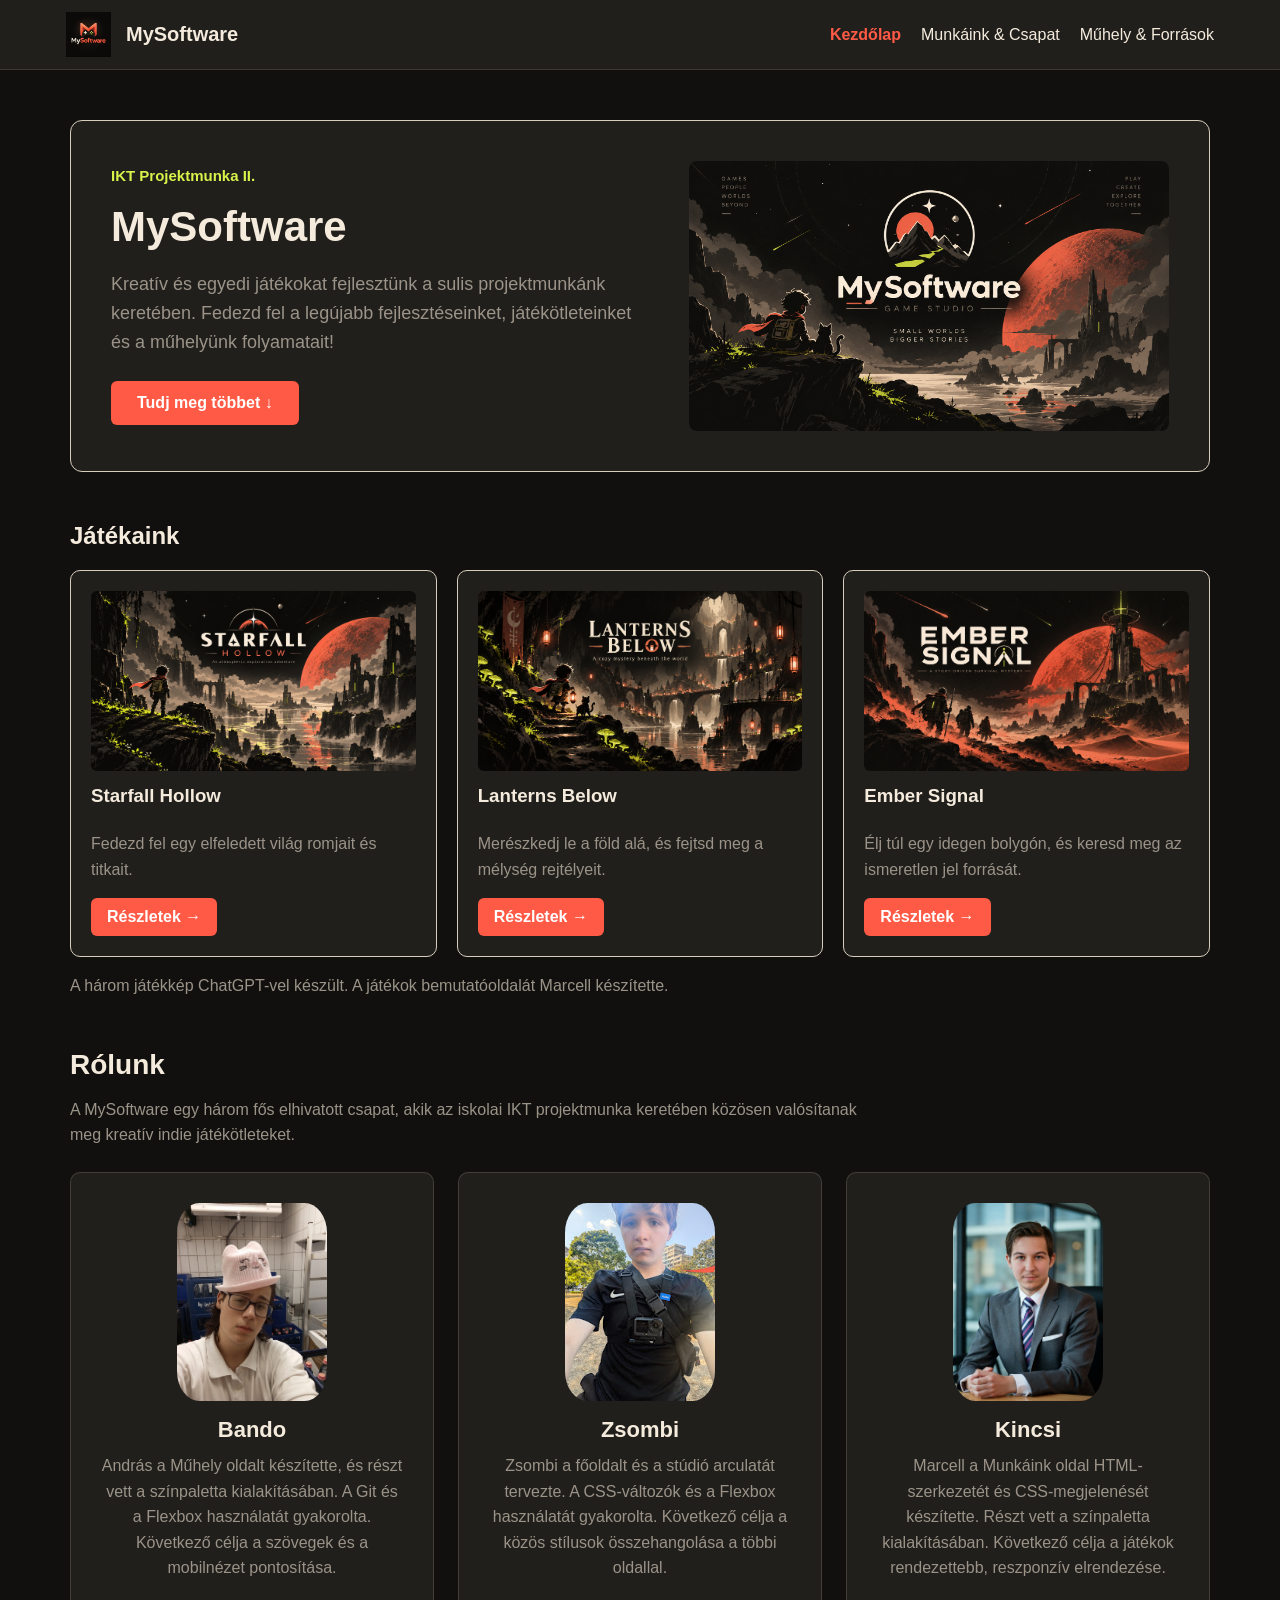
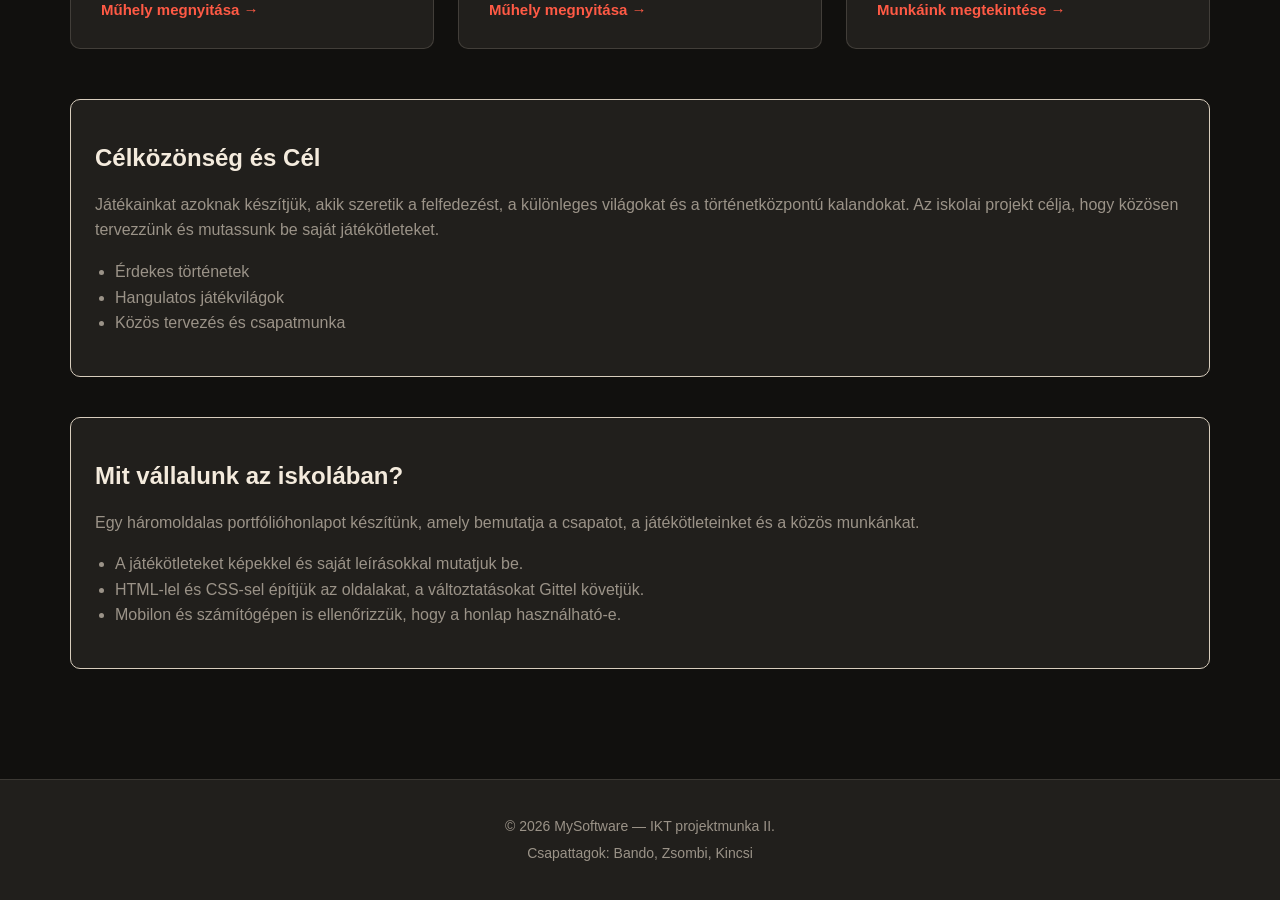
<file: src/html/index.html>
<!DOCTYPE html>
<html lang="hu">
<head>
    <meta charset="UTF-8">
    <meta name="viewport" content="width=device-width, initial-scale=1.0">
    <title>MySoftware - Kezdőlap</title>
    <link rel="stylesheet" href="../css/style.css">
    <link rel="stylesheet" href="../css/index.css">
</head>
<body>

    <header class="site-header">
        <nav>
            <div class="logo">
                <a href="index.html">
                    <img src="../images/logo.png" alt="MySoftware logó" height="45">
                    <h1>MySoftware</h1>
                </a>
            </div>

            <ul>
                <li><a href="index.html" class="active">Kezdőlap</a></li>
                <li><a href="tema.html">Munkáink &amp; Csapat</a></li>
                <li><a href="muhely.html">Műhely &amp; Források</a></li>
            </ul>
        </nav>
    </header>

    <main>
        <div class="hero-banner">
            <div class="hero-text">
                <span class="hero-tag">IKT Projektmunka II.</span>
                <h2>MySoftware</h2>
                <p>
                    Kreatív és egyedi játékokat fejlesztünk a sulis projektmunkánk keretében.
                    Fedezd fel a legújabb fejlesztéseinket, játékötleteinket és a műhelyünk folyamatait!
                </p>
                <a href="#bemutatkozas" class="hero-btn">Tudj meg többet &darr;</a>
            </div>
            <img src="../images/herobanner.png" alt="MySoftware banner">
        </div>
        <section id="jatekok" class="games-section">
            <h2>Játékaink</h2>
            <div class="games-list">
                <article class="game-card">
                    <img src="../images/starfall-hollow.png" alt="Starfall Hollow játék képe">
                    <h3>Starfall Hollow</h3>
                    <p>Fedezd fel egy elfeledett világ romjait és titkait.</p>
                    <a href="tema.html" class="games-link">Részletek &rarr;</a>
                </article>
                <article class="game-card">
                    <img src="../images/lanterns-below.png" alt="Lanterns Below játék képe">
                    <h3>Lanterns Below</h3>
                    <p>Merészkedj le a föld alá, és fejtsd meg a mélység rejtélyeit.</p>
                    <a href="tema.html" class="games-link">Részletek &rarr;</a>
                </article>
                <article class="game-card">
                    <img src="../images/ember-signal.png" alt="Ember Signal játék képe">
                    <h3>Ember Signal</h3>
                    <p>Élj túl egy idegen bolygón, és keresd meg az ismeretlen jel forrását.</p>
                    <a href="tema.html" class="games-link">Részletek &rarr;</a>
                </article>
            </div>
            <p>A három játékkép ChatGPT-vel készült. A játékok bemutatóoldalát Marcell készítette.</p>
        </section>
        <section id="bemutatkozas" class="about-section">
            <div class="section-header">
                <h2>Rólunk</h2>
                <p>
                    A MySoftware egy három fős elhivatott csapat, akik az iskolai IKT projektmunka keretében közösen valósítanak meg kreatív indie játékötleteket.
                </p>
            </div>

            <div class="cards-grid">
                <article class="card">
                    <div class="card-content">
                        <img src="../images/bando.png" alt="Bando profilképe" class="profile-image">
                        <h3>Bando</h3>
                        <p>
                            András a Műhely oldalt készítette, és részt vett a színpaletta kialakításában.
                            A Git és a Flexbox használatát gyakorolta.
                            Következő célja a szövegek és a mobilnézet pontosítása.
                        </p>
                    </div>
                    <a href="muhely.html" class="card-link">Műhely megnyitása &rarr;</a>
                </article>

                <article class="card">
                    <div class="card-content">
                        <img src="../images/zsombi.png" alt="Zsombi profilképe" class="profile-image">
                        <h3>Zsombi</h3>
                        <p>
                            Zsombi a főoldalt és a stúdió arculatát tervezte.
                            A CSS-változók és a Flexbox használatát gyakorolta.
                            Következő célja a közös stílusok összehangolása a többi oldallal.
                        </p>
                    </div>
                    <a href="muhely.html" class="card-link">Műhely megnyitása &rarr;</a>
                </article>

                <article class="card">
                    <div class="card-content">
                        <img src="../images/marcel.png" alt="Kincsi profilképe" class="profile-image">
                        <h3>Kincsi</h3>
                        <p>
                            Marcell a Munkáink oldal HTML-szerkezetét és CSS-megjelenését készítette.
                            Részt vett a színpaletta kialakításában. Következő célja a játékok rendezettebb, reszponzív elrendezése.
                        </p>
                    </div>
                    <a href="tema.html" class="card-link">Munkáink megtekintése &rarr;</a>
                </article>
            </div>
        </section>

        <section id="celkozonseg">
            <h2>Célközönség és Cél</h2>
            <p>
                Játékainkat azoknak készítjük, akik szeretik a felfedezést, a különleges világokat és a történetközpontú kalandokat.
                Az iskolai projekt célja, hogy közösen tervezzünk és mutassunk be saját játékötleteket.
            </p>
            <ul>
                <li>Érdekes történetek</li>
                <li>Hangulatos játékvilágok</li>
                <li>Közös tervezés és csapatmunka</li>
            </ul>
        </section>

        <section id="szolgaltatasok">
            <h2>Mit vállalunk az iskolában?</h2>
            <p>
                Egy háromoldalas portfólióhonlapot készítünk, amely bemutatja a csapatot, a játékötleteinket és a közös munkánkat.
            </p>
            <ul>
                <li>A játékötleteket képekkel és saját leírásokkal mutatjuk be.</li>
                <li>HTML-lel és CSS-sel építjük az oldalakat, a változtatásokat Gittel követjük.</li>
                <li>Mobilon és számítógépen is ellenőrizzük, hogy a honlap használható-e.</li>
            </ul>
        </section>
    </main>

    <footer>
        <p>&copy; 2026 MySoftware — IKT projektmunka II.</p>
        <p>Csapattagok: Bando, Zsombi, Kincsi</p>
    </footer>

</body>
</html>
</file>
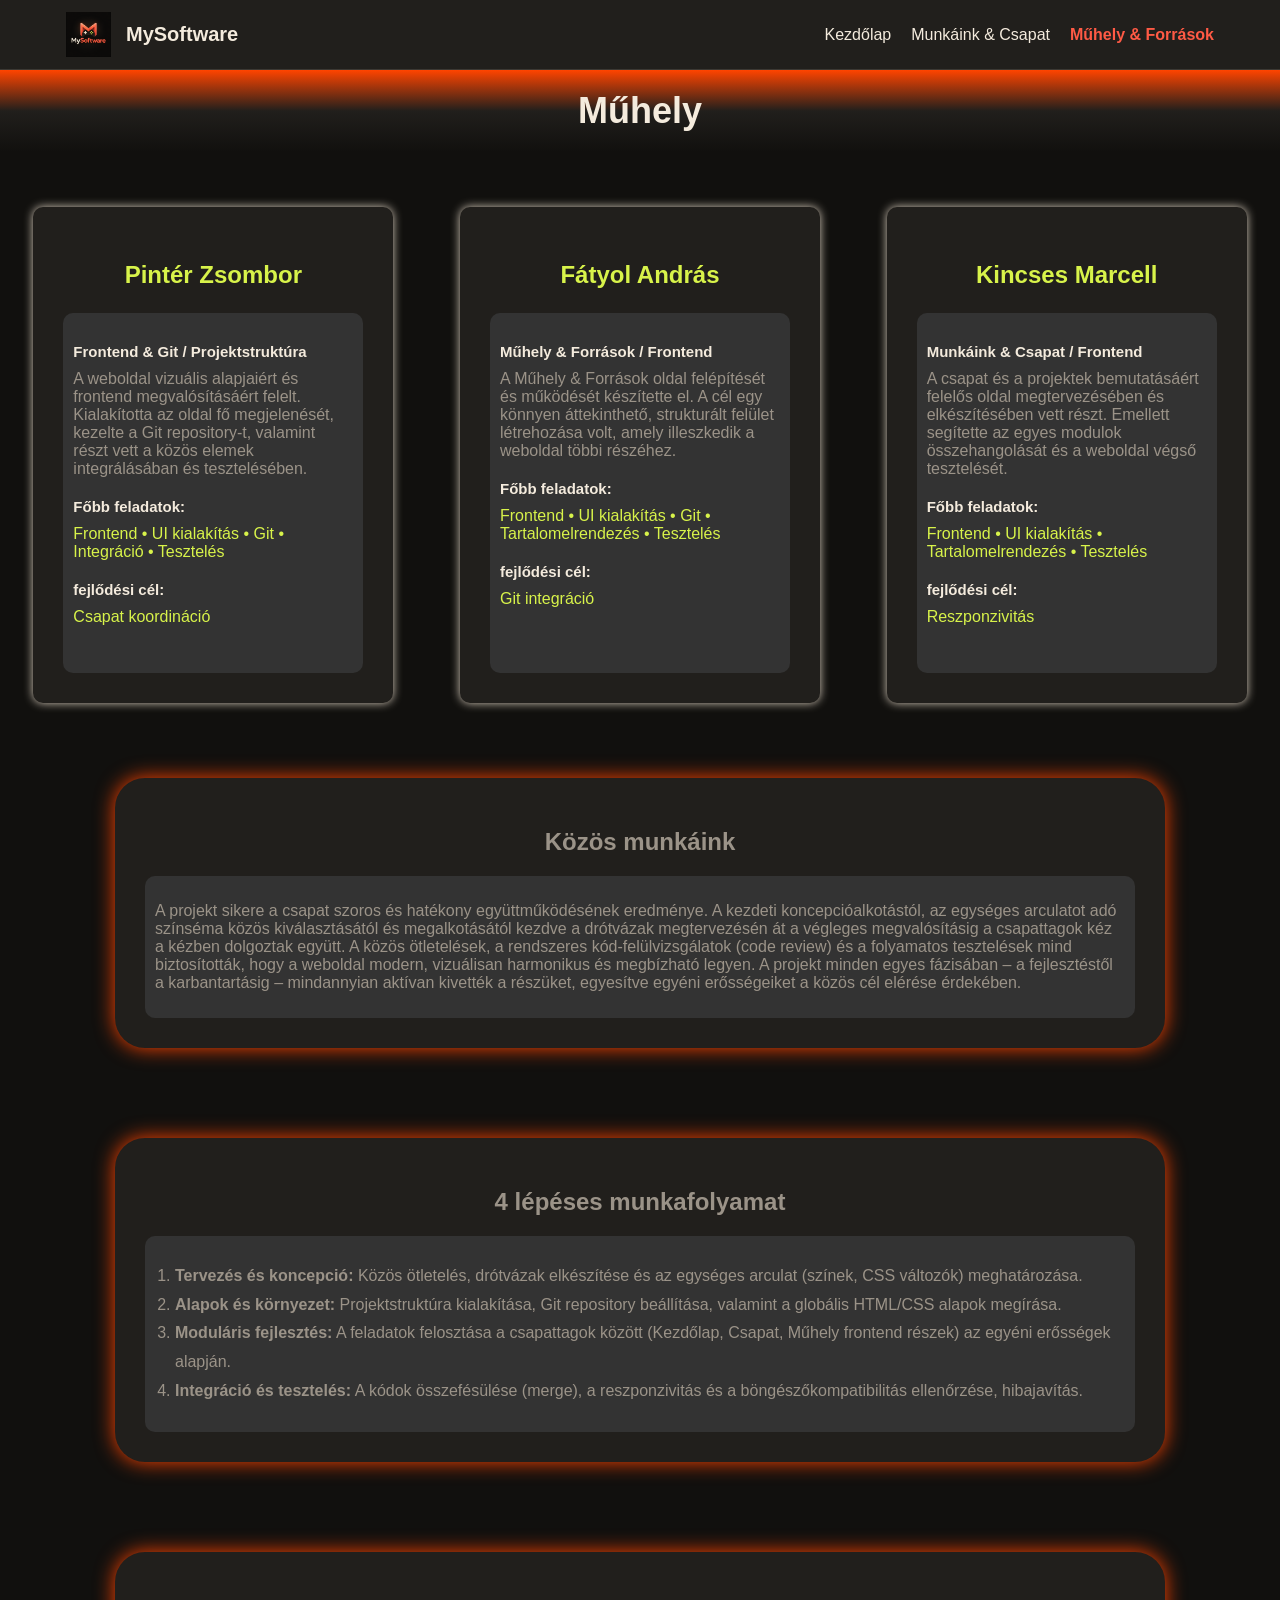
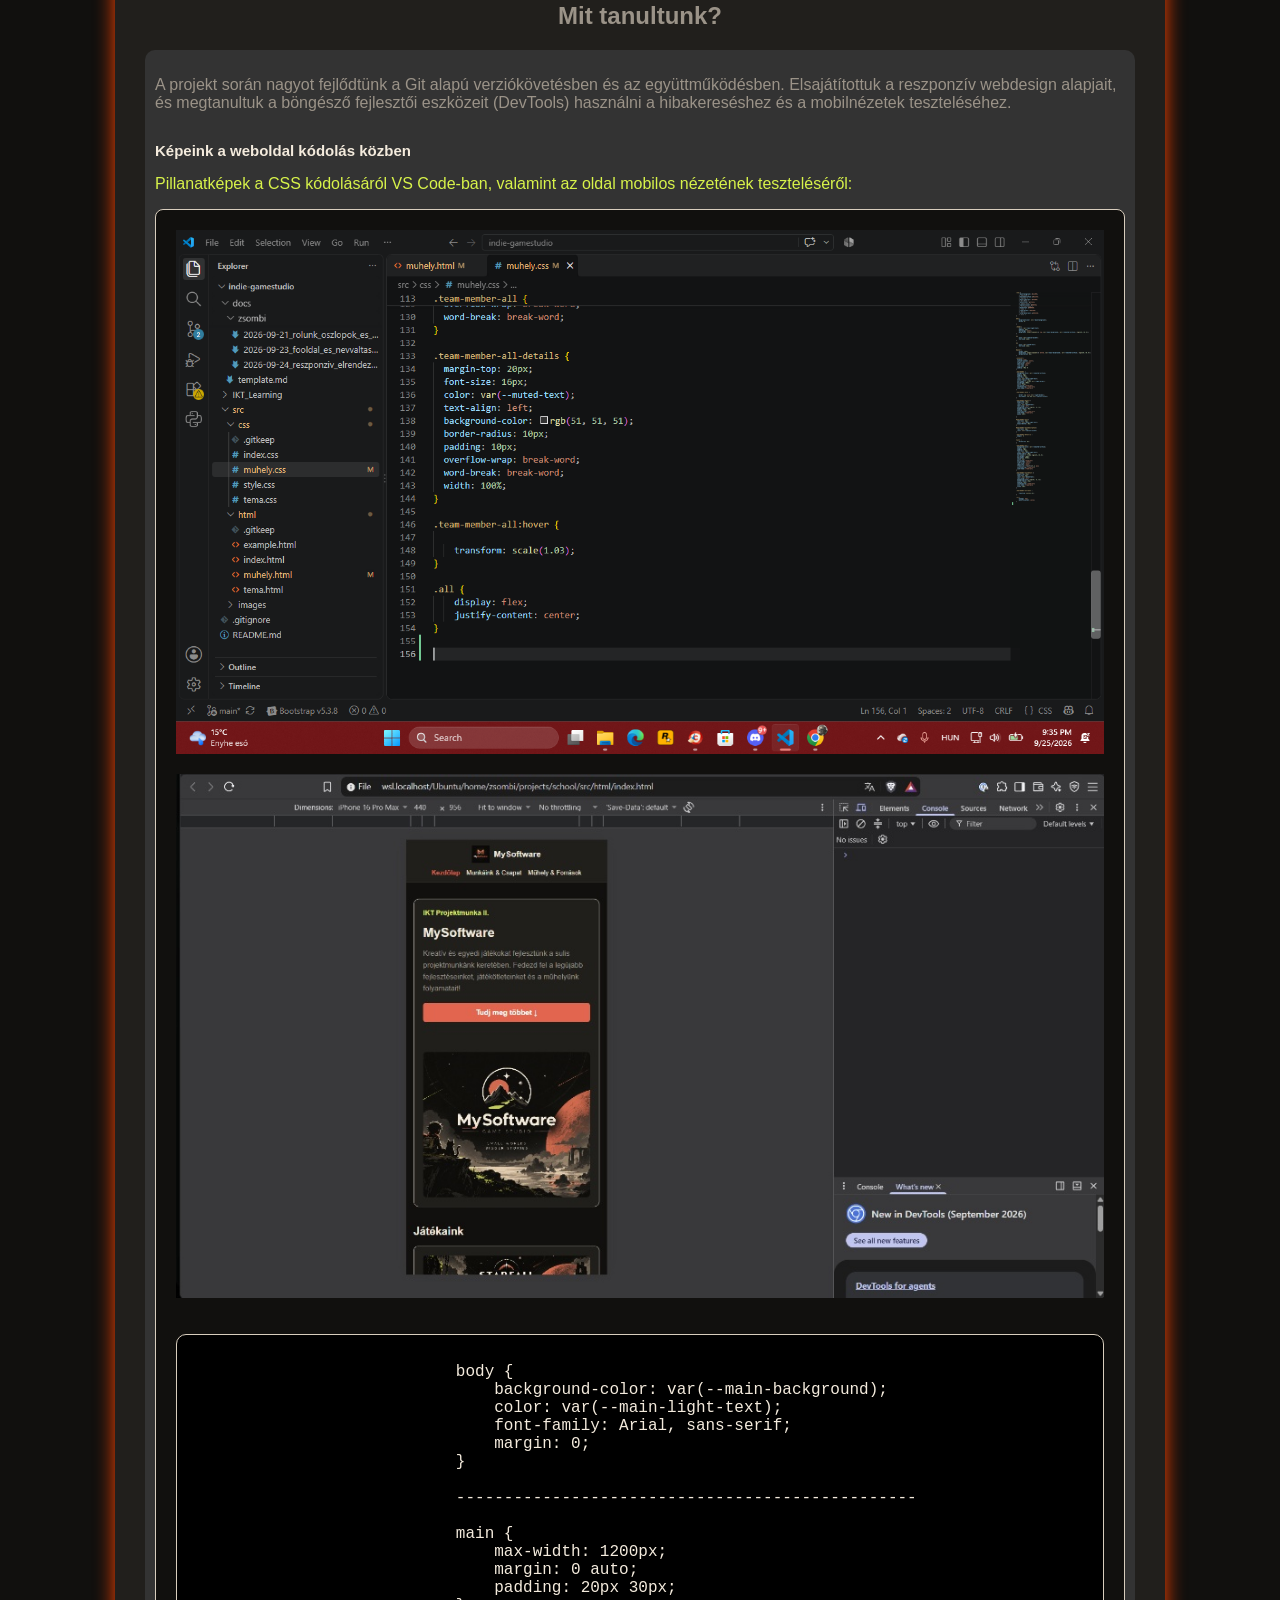
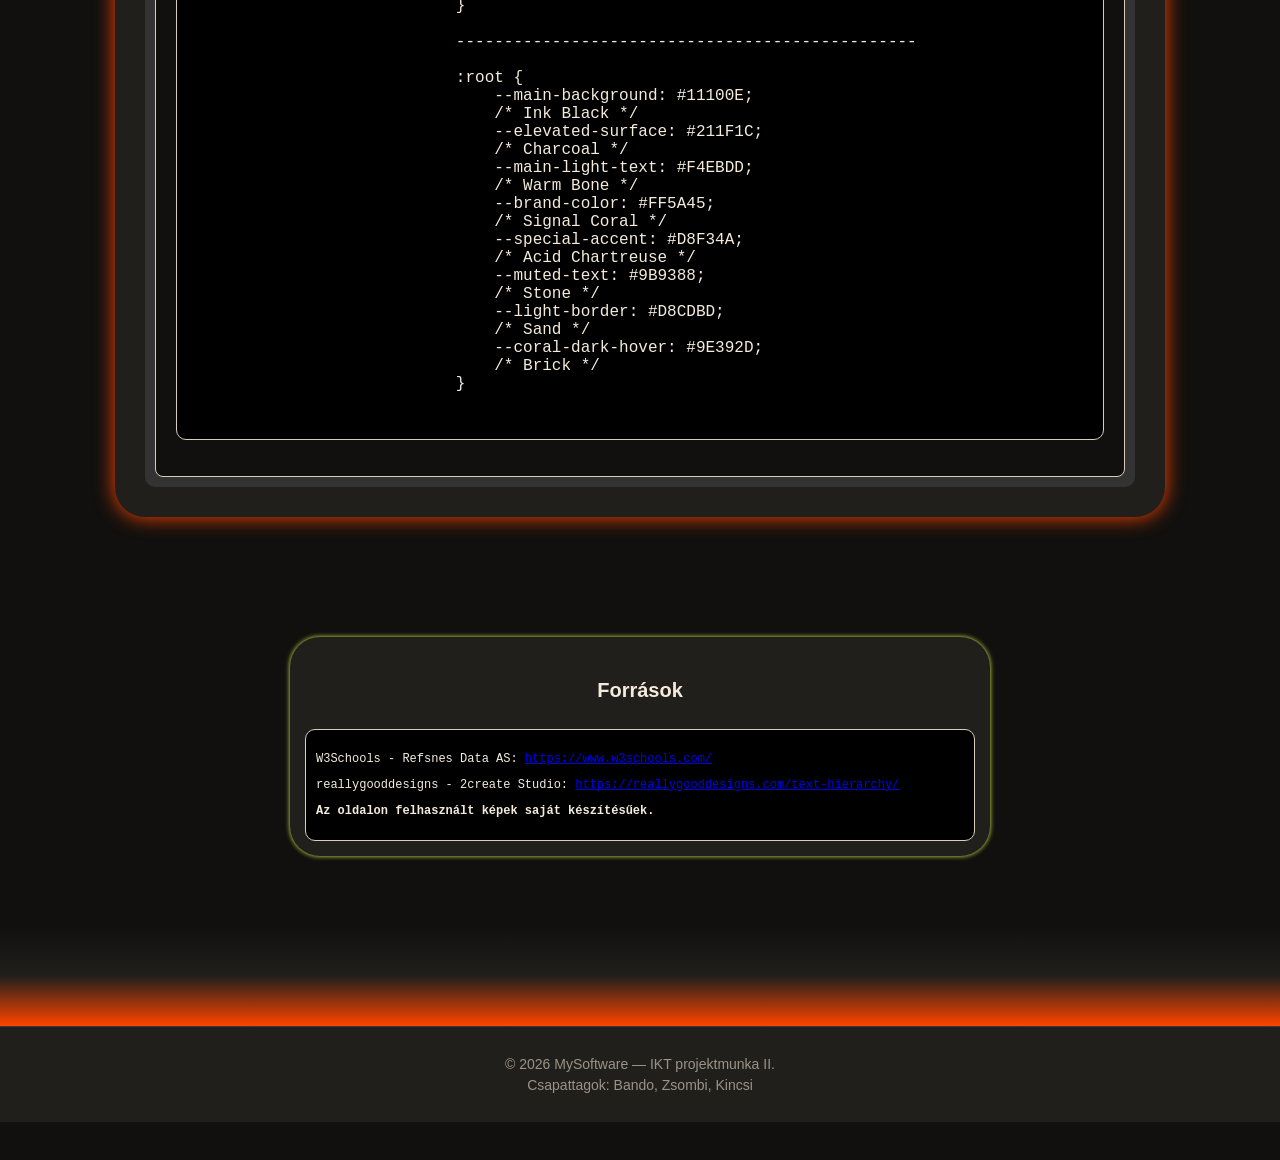
<file: src/html/muhely.html>
<!DOCTYPE html>
<html lang="hu">

<head>
    <meta charset="UTF-8">
    <meta name="viewport" content="width=device-width, initial-scale=1.0">
    <title>MySoftware - Műhely és Források</title>
    <link rel="stylesheet" href="../css/muhely.css">
    <link rel="stylesheet" href="../css/style.css">
</head>

<body>
    <header class="site-header">
        <nav>
            <div class="logo">
                <a href="index.html">
                    <img src="../images/logo.png" alt="MySoftware logó" height="45">
                    <h1>MySoftware</h1>
                </a>
            </div>

            <ul>
                <li><a href="index.html">Kezdőlap</a></li>
                <li><a href="tema.html">Munkáink &amp; Csapat</a></li>
                <li><a href="muhely.html" class="active">Műhely &amp; Források</a></li>
            </ul>
        </nav>
    </header>

    <main class="mhely-main">
    <header class="header">
        <h1>Műhely</h1>
    </header>
    <div class="container">
        <div class="team-member">
            <header>
                <h3>Pintér Zsombor</h3>
            </header>
            <div class="team-member-details">
                <h4 class="team-member-task">Frontend & Git / Projektstruktúra</h4>
                <p>A weboldal vizuális alapjaiért és frontend megvalósításáért felelt. Kialakította az oldal fő
                    megjelenését, kezelte a Git repository-t, valamint részt vett a közös elemek integrálásában és
                    tesztelésében.
                </p>
                <h4 class="team-member-task">Főbb feladatok:</h4>
                <p class="team-member-task-description">Frontend • UI kialakítás • Git • Integráció • Tesztelés</p>
                <h4 class="team-member-task">fejlődési cél:</h4>
                <p class="team-member-task-description">Csapat koordináció</p>
            </div>
        </div>
        <div class="team-member">
            <header>
                <h3>Fátyol András</h3>
            </header>
            <div class="team-member-details">
                <h4 class="team-member-task">Műhely & Források / Frontend</h4>
                <p>A Műhely & Források oldal felépítését és működését készítette el. A cél egy könnyen áttekinthető,
                    strukturált felület létrehozása volt, amely illeszkedik a weboldal többi részéhez.
                </p>
                <h4 class="team-member-task">Főbb feladatok:</h4>
                <p class="team-member-task-description">Frontend • UI kialakítás • Git • Tartalomelrendezés • Tesztelés</p>
                <h4 class="team-member-task">fejlődési cél:</h4>
                <p class="team-member-task-description">Git integráció</p>
            </div>
        </div>
        <div class="team-member">
            <header>
                <h3>Kincses Marcell</h3>
            </header>
            <div class="team-member-details">
                <h4 class="team-member-task">Munkáink & Csapat / Frontend</h4>
                <p>A csapat és a projektek bemutatásáért felelős oldal megtervezésében és elkészítésében vett részt.
                    Emellett segítette az egyes modulok összehangolását és a weboldal végső tesztelését.
                </p>
                <h4 class="team-member-task">Főbb feladatok:</h4>
                <p class="team-member-task-description">Frontend • UI kialakítás • Tartalomelrendezés • Tesztelés</p>
                <h4 class="team-member-task">fejlődési cél:</h4>
                <p class="team-member-task-description">Reszponzivitás</p>
            </div>


        </div>
    </div>
    <div class="all">
        <div class="team-member-all">
            <header>
                <h2>Közös munkáink</h2>
            </header>
            <div class="team-member-all-details">
                <p>A projekt sikere a csapat szoros és hatékony együttműködésének eredménye. A kezdeti
                    koncepcióalkotástól, az egységes arculatot adó színséma közös kiválasztásától és megalkotásától
                    kezdve a drótvázak megtervezésén át a végleges megvalósításig a csapattagok kéz a kézben dolgoztak
                    együtt. A közös ötletelések, a rendszeres kód-felülvizsgálatok (code review) és a folyamatos
                    tesztelések mind biztosították, hogy a weboldal modern, vizuálisan harmonikus és megbízható legyen.
                    A projekt minden egyes fázisában – a fejlesztéstől a karbantartásig – mindannyian aktívan kivették a
                    részüket, egyesítve egyéni erősségeiket a közös cél elérése érdekében.
                </p>
            </div>
        </div>
    </div>

    <div class="all">
        <div class="team-member-all">
            <header>
                <h2>4 lépéses munkafolyamat</h2>
            </header>
            <div class="team-member-all-details">
                <ol style="padding-left: 20px; line-height: 1.8;">
                    <li><strong> Tervezés és koncepció:</strong> Közös ötletelés, drótvázak elkészítése és az egységes
                        arculat (színek, CSS változók) meghatározása.</li>
                    <li><strong> Alapok és környezet:</strong> Projektstruktúra kialakítása, Git repository
                        beállítása, valamint a globális HTML/CSS alapok megírása.</li>
                    <li><strong> Moduláris fejlesztés:</strong> A feladatok felosztása a csapattagok között (Kezdőlap,
                        Csapat, Műhely frontend részek) az egyéni erősségek alapján.</li>
                    <li><strong> Integráció és tesztelés:</strong> A kódok összefésülése (merge), a reszponzivitás és
                        a böngészőkompatibilitás ellenőrzése, hibajavítás.</li>
                </ol>
            </div>
        </div>
    </div>

    <div class="all">
        <div class="team-member-all">
            <header>
                <h2>Mit tanultunk?</h2>
            </header>
            <div class="team-member-all-details">
                <p>A projekt során nagyot fejlődtünk a Git alapú verziókövetésben és az együttműködésben. Elsajátítottuk a reszponzív webdesign alapjait, és megtanultuk a böngésző fejlesztői eszközeit (DevTools) használni a hibakereséshez és a mobilnézetek teszteléséhez.</p>

                <h4 class="team-member-task" style="margin-top: 30px;">Képeink a weboldal kódolás közben</h4>
                <p class="team-member-task-description">Pillanatképek a CSS kódolásáról VS Code-ban, valamint az oldal mobilos nézetének teszteléséről:</p>

                <div class="image-gallery-container">
                    <img  src="../images/kod1.png" alt="Kódolás VS Code környezetben">
                    
                    <img src="../images/kod2.png" alt="Reszponzív nézet tesztelése a böngészőben">
                    <pre class="code-block">
                        <code>
                            body {
                                background-color: var(--main-background);
                                color: var(--main-light-text);
                                font-family: Arial, sans-serif;
                                margin: 0;
                            }

                            ------------------------------------------------

                            main {
                                max-width: 1200px;
                                margin: 0 auto;
                                padding: 20px 30px;
                            }

                            ------------------------------------------------

                            :root {
                                --main-background: #11100E;
                                /* Ink Black */
                                --elevated-surface: #211F1C;
                                /* Charcoal */
                                --main-light-text: #F4EBDD;
                                /* Warm Bone */
                                --brand-color: #FF5A45;
                                /* Signal Coral */
                                --special-accent: #D8F34A;
                                /* Acid Chartreuse */
                                --muted-text: #9B9388;
                                /* Stone */
                                --light-border: #D8CDBD;
                                /* Sand */
                                --coral-dark-hover: #9E392D;
                                /* Brick */
                            }
                        </code>
                    </pre>
                </div>
            </div>
        </div>
    </div>
    <div class="all">
        <div class="sources" style="margin-top: 50px;">
            <h4>Források</h4>
            <div class="sources-details">
                <p>W3Schools - Refsnes Data AS: <a href="https://www.w3schools.com/" target="_blank">https://www.w3schools.com/</a></p>
                <p>reallygooddesigns - 2create Studio: <a href="https://reallygooddesigns.com/text-hierarchy/" target="_blank">https://reallygooddesigns.com/text-hierarchy/</a></p>
                <p><strong>Az oldalon felhasznált képek saját készítésűek.</strong></p>
            </div>
        </div>
    </div>
    </main>
    <div class="banner"></div>
    <footer>
        <p>&copy; 2026 MySoftware — IKT projektmunka II.</p>
        <p>Csapattagok: Bando, Zsombi, Kincsi</p>
    </footer>
</body>

</html>
</file>
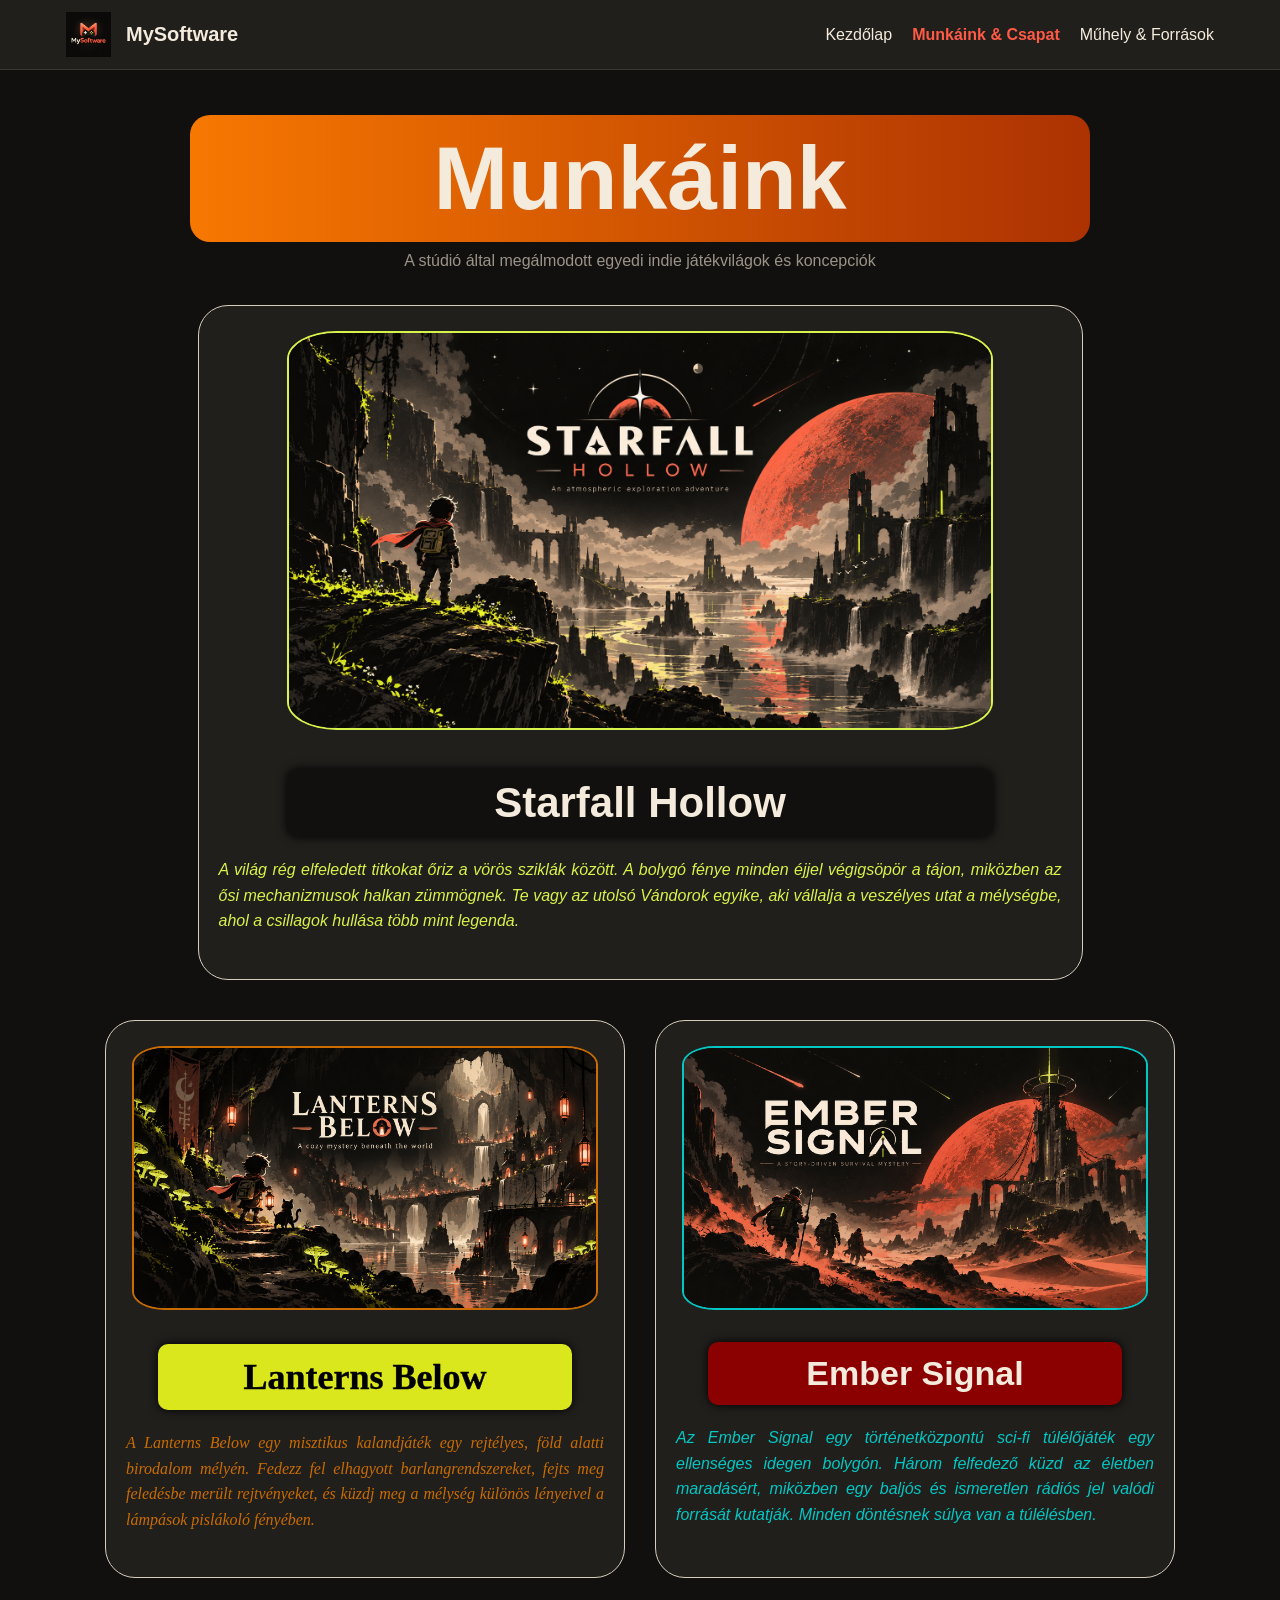
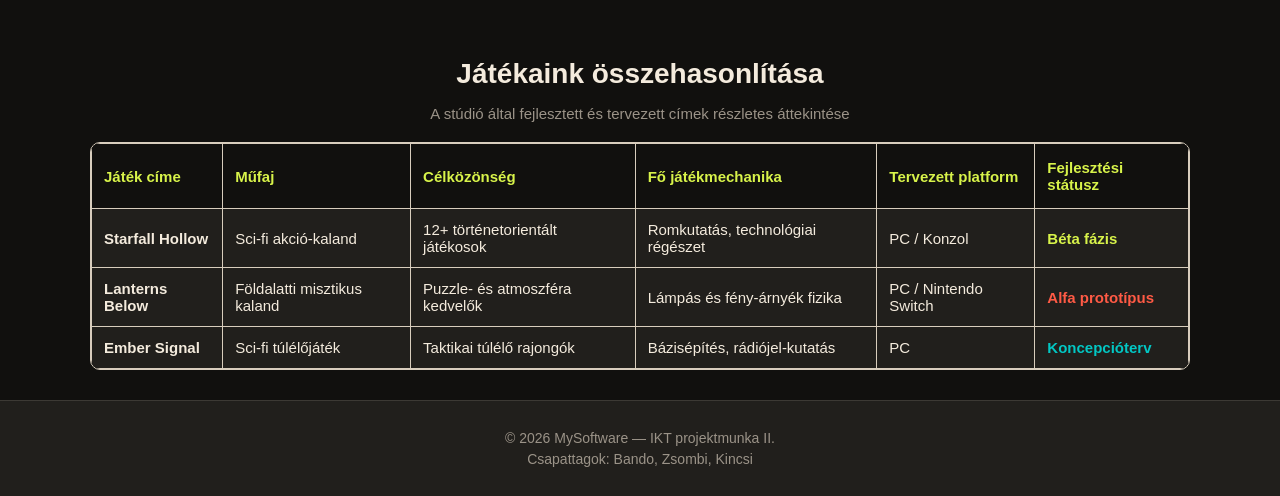
<file: src/html/tema.html>
<!DOCTYPE html>
<html lang="hu">

<head>
    <meta charset="UTF-8">
    <meta name="viewport" content="width=device-width, initial-scale=1.0">
    <title>MySoftware - Munkáink &amp; Csapat</title>
    <link rel="stylesheet" href="../css/style.css">
    <link rel="stylesheet" href="../css/tema.css">
</head>

<body>

    <header class="site-header">
        <nav>
            <div class="logo">
                <a href="index.html">
                    <img src="../images/logo.png" alt="MySoftware logó" height="45">
                    <h1>MySoftware</h1>
                </a>
            </div>

            <ul>
                <li><a href="index.html">Kezdőlap</a></li>
                <li><a href="tema.html" class="active">Munkáink &amp; Csapat</a></li>
                <li><a href="muhely.html">Műhely &amp; Források</a></li>
            </ul>
        </nav>
    </header>

    <main class="maincontainer">

        <header class="page-header">
            <h1>Munkáink</h1>
            <p class="page-subtitle">A stúdió által megálmodott egyedi indie játékvilágok és koncepciók</p>
        </header>

        <section class="firstcontainer">
            <article class="game featured-game">
                <img src="../images/starfall-hollow.png" alt="Starfall Hollow sci-fi kalandjáték látványterve" id="picture1">
                <h2 class="starfall">Starfall Hollow</h2>
                
                <p class="starfall_text">
                    A világ rég elfeledett titkokat őriz a vörös sziklák között. A bolygó fénye minden éjjel végigsöpör a tájon, miközben az ősi mechanizmusok halkan zümmögnek. Te vagy az utolsó Vándorok egyike, aki vállalja a veszélyes utat a mélységbe, ahol a csillagok hullása több mint legenda.
                </p>

            </article>
        </section>

        <section class="secondcontainer">
            <article class="game">
                <img src="../images/lanterns-below.png" alt="Lanterns Below földalatti barlangos kalandjáték látványterve" id="picture2">
                <h2 class="lantern">Lanterns Below</h2>
                
                <p class="lanterns_text">
                    A Lanterns Below egy misztikus kalandjáték egy rejtélyes, föld alatti birodalom mélyén. Fedezz fel elhagyott barlangrendszereket, fejts meg feledésbe merült rejtvényeket, és küzdj meg a mélység különös lényeivel a lámpások pislákoló fényében.
                </p>

            </article>

            <article class="game">
                <img src="../images/ember-signal.png" alt="Ember Signal idegen bolygón játszódó túlélőjáték látványterve" id="picture3">
                <h2 class="ember">Ember Signal</h2>
                
                <p class="ember_text">
                    Az Ember Signal egy történetközpontú sci-fi túlélőjáték egy ellenséges idegen bolygón. Három felfedező küzd az életben maradásért, miközben egy baljós és ismeretlen rádiós jel valódi forrását kutatják. Minden döntésnek súlya van a túlélésben.
                </p>

            </article>
        </section>

        <section class="comparison-section">
            <header class="comparison-header">
                <h2>Játékaink összehasonlítása</h2>
                <p>A stúdió által fejlesztett és tervezett címek részletes áttekintése</p>
            </header>

            <div class="table-container">
                <table class="games-table">
                    <thead>
                        <tr>
                            <th>Játék címe</th>
                            <th>Műfaj</th>
                            <th>Célközönség</th>
                            <th>Fő játékmechanika</th>
                            <th>Tervezett platform</th>
                            <th>Fejlesztési státusz</th>
                        </tr>
                    </thead>
                    <tbody>
                        <tr>
                            <td><strong>Starfall Hollow</strong></td>
                            <td>Sci-fi akció-kaland</td>
                            <td>12+ történetorientált játékosok</td>
                            <td>Romkutatás, technológiai régészet</td>
                            <td>PC / Konzol</td>
                            <td class="beta">Béta fázis</td>
                        </tr>
                        <tr>
                            <td><strong>Lanterns Below</strong></td>
                            <td>Földalatti misztikus kaland</td>
                            <td>Puzzle- és atmoszféra kedvelők</td>
                            <td>Lámpás és fény-árnyék fizika</td>
                            <td>PC / Nintendo Switch</td>
                            <td class="alpha">Alfa prototípus</td>
                        </tr>
                        <tr>
                            <td><strong>Ember Signal</strong></td>
                            <td>Sci-fi túlélőjáték</td>
                            <td>Taktikai túlélő rajongók</td>
                            <td>Bázisépítés, rádiójel-kutatás</td>
                            <td>PC</td>
                            <td class="concept">Koncepcióterv</td>
                        </tr>
                    </tbody>
                </table>
            </div>
        </section>

    </main>

    <footer>
        <p>&copy; 2026 MySoftware — IKT projektmunka II.</p>
        <p>Csapattagok: Bando, Zsombi, Kincsi</p>
    </footer>

</body>

</html>
</file>
<file: src/css/style.css>
:root {
    --main-background: #11100E;
    /* Ink Black */
    --elevated-surface: #211F1C;
    /* Charcoal */
    --main-light-text: #F4EBDD;
    /* Warm Bone */
    --brand-color: #FF5A45;
    /* Signal Coral */
    --special-accent: #D8F34A;
    /* Acid Chartreuse */
    --muted-text: #9B9388;
    /* Stone */
    --light-border: #D8CDBD;
    /* Sand */
    --coral-dark-hover: #9E392D;
    /* Brick */
}

* {
    box-sizing: border-box;
}

:focus-visible {
    outline: 2px solid var(--special-accent);
    outline-offset: 3px;
}

img {
    max-width: 100%;
    height: auto;
}

body {
    background-color: var(--main-background);
    color: var(--main-light-text);
    font-family: Arial, sans-serif;
    margin: 0;
    min-height: 100vh;
    display: flex;
    flex-direction: column;
}

header.site-header,
.site-header {
    background-color: var(--elevated-surface);
    border-bottom: 1px solid rgba(216, 205, 189, 0.15);
    width: 100% !important;
    max-width: 100% !important;
    margin: 0 !important;
    padding: 0 !important; /* '!important, hogy ne irja felül semmi se, amit helyileg meghatározhatja */
}

.site-header nav {
    display: flex;
    align-items: center;
    justify-content: space-between;
    padding: 12px 26px;
    max-width: 1200px;
    margin: 0 auto;
    width: 100%;
    box-sizing: border-box;
}

.site-header .logo {
    display: flex;
    align-items: center;
    gap: 15px;
}

.site-header .logo a {
    display: flex;
    align-items: center;
    gap: 15px;
    text-decoration: none;
    color: var(--main-light-text);
}

.site-header .logo img {
    height: 45px;
    width: auto;
    display: block;
}

.site-header .logo h1 {
    font-size: 125% !important;
    margin: 0 !important;
    padding: 0 !important;
    color: var(--main-light-text) !important;
    background: none !important;
    border-radius: 0 !important;
    font-family: inherit !important;
    line-height: normal !important;
    text-align: center !important;
}

.site-header nav ul {
    display: flex;
    list-style: none;
    gap: 20px;
    margin: 0;
    padding: 0;
}

.site-header nav a {
    color: var(--main-light-text);
    text-decoration: none;
    font-size: 16px;
    font-weight: 500;
    transition: color 0.2s ease;
}

.site-header nav a:hover {
    color: var(--brand-color);
}

.site-header nav a.active {
    color: var(--brand-color);
    font-weight: bold;
}


/* Több kisebb kijelzőn is normálisan legyen */

@media (max-width: 768px) {
    .site-header nav {
        flex-direction: column;
        justify-content: center;
        gap: 14px;
        padding: 14px 20px;
    }

    .site-header nav ul {
        flex-wrap: wrap;
        justify-content: center;
        gap: 12px 20px;
    }
}

@media (max-width: 480px) {
    .site-header nav {
        padding: 12px 14px;
        gap: 12px;
    }

    .site-header .logo a {
        gap: 10px;
    }

    .site-header .logo img {
        height: 38px;
    }

    .site-header .logo h1 {
        font-size: 1.15rem !important;
    }

    .site-header nav ul {
        gap: 8px 14px;
    }

    .site-header nav a {
        font-size: 14px;
    }
}

footer {
    background-color: var(--elevated-surface);
    border-top: 1px solid rgba(216, 205, 189, 0.15);
    padding: 24px 20px;
    text-align: center;
    margin-top: auto;
    width: 100%;
}

footer p {
    margin: 5px 0;
    font-size: 14px;
    color: var(--muted-text);
}
</file>
<file: src/css/index.css>
:root {
    --main-background: #11100E;
    /* Ink Black */
    --elevated-surface: #211F1C;
    /* Charcoal */
    --main-light-text: #F4EBDD;
    /* Warm Bone */
    --brand-color: #FF5A45;
    /* Signal Coral */
    --special-accent: #D8F34A;
    /* Acid Chartreuse */
    --muted-text: #9B9388;
    /* Stone */
    --light-border: #D8CDBD;
    /* Sand */
    --coral-dark-hover: #9E392D;
    /* Brick */
}

body {
    background-color: var(--main-background);
    color: var(--main-light-text);
    font-family: Arial, sans-serif;
    margin: 0;
}

main {
    max-width: 1200px;
    margin: 0 auto;
    padding: 20px 30px;
}

h1 {
    color: var(--main-light-text);
}

h2 {
    color: var(--main-light-text);
}

p {
    color: var(--muted-text);
    line-height: 1.6;
}

.hero-banner {
    display: flex;
    align-items: center;
    justify-content: space-between;
    gap: 40px;
    background-color: var(--elevated-surface);
    border: 1px solid var(--light-border);
    border-radius: 12px;
    padding: 40px;
    margin: 30px 0 50px 0;
}

.hero-text {
    flex: 1 1 300px;
    min-width: 0;
}

.hero-tag {
    display: inline-block;
    color: var(--special-accent);
    font-size: 15px;
    font-weight: bold;
    margin-bottom: 10px;
}

.hero-text h2 {
    font-size: 42px;
    line-height: 1.2;
    margin: 8px 0 16px 0;
}

.hero-text p {
    color: var(--muted-text);
    font-size: 18px;
    line-height: 1.6;
    margin-bottom: 25px;
}

.hero-btn {
    display: inline-block;
    background-color: var(--brand-color);
    color: white;
    padding: 13px 26px;
    border-radius: 6px;
    text-decoration: none;
    font-weight: bold;
    font-size: 16px;
}

.hero-btn:hover {
    background-color: var(--coral-dark-hover);
}

.hero-banner img {
    flex: 1 1 320px;
    width: 100%;
    max-width: 480px;
    height: auto;
    border-radius: 8px;
    display: block;
    object-fit: cover;
}

.games-section {
    margin-bottom: 50px;
}

.games-list {
    display: grid;
    grid-template-columns: repeat(auto-fit, minmax(260px, 1fr));
    gap: 20px;
}

.game-card {
    background-color: var(--elevated-surface);
    border: 1px solid var(--light-border);
    border-radius: 10px;
    padding: 20px;
    display: flex;
    flex-direction: column;
}

.game-card img {
    width: 100%;
    height: 180px;
    object-fit: cover;
    border-radius: 6px;
}

.game-card h3 {
    margin: 14px 0 8px 0;
}

.game-card p {
    flex-grow: 1;
    margin-bottom: 16px;
}

.games-link {
    align-self: flex-start;
    display: inline-block;
    background-color: var(--brand-color);
    color: white;
    padding: 10px 16px;
    border-radius: 6px;
    font-weight: bold;
    text-decoration: none;
    transition: background-color 0.2s ease;
}

.games-link:hover {
    background-color: var(--coral-dark-hover);
}

.about-section {
    margin-bottom: 50px;
}

.section-header {
    margin-bottom: 24px;
}

.section-header h2 {
    font-size: 28px;
    margin-bottom: 10px;
}

.section-header p {
    font-size: 16px;
    max-width: 800px;
}

.cards-grid {
    display: grid;
    grid-template-columns: repeat(auto-fit, minmax(260px, 1fr));
    gap: 24px;
}

.card {
    background-color: var(--elevated-surface);
    border: 1px solid rgba(216, 205, 189, 0.18);
    border-radius: 10px;
    padding: 30px;
    display: flex;
    flex-direction: column;
    justify-content: space-between;
    text-align: center;
}

.card:hover {
    transform: translateY(-4px);
    border-color: var(--light-border);
}


.card h3 {
    font-size: 22px;
    color: var(--main-light-text);
    margin: 16px 0 10px 0;
}

.card p {
    color: var(--muted-text);
    font-size: 16px;
    line-height: 1.6;
    margin: 0 0 20px 0;
    flex-grow: 1;
}

.card-link {
    color: var(--brand-color);
    font-weight: bold;
    text-decoration: none;
    display: inline-flex;
    align-items: center;
    font-size: 15px;
}

.profile-image {
    display: block;
    width: 150px;
    max-width: 100%;
    height: 198px;
    border-radius: 15%;
    object-fit: cover;
    margin-bottom: 15px;
    margin-left: auto;
    margin-right: auto;
}

.card-link:hover {
    color: var(--main-light-text);
}

#celkozonseg,
#szolgaltatasok {
    margin-bottom: 40px;
    background-color: var(--elevated-surface);
    border: 1px solid var(--light-border);
    border-radius: 10px;
    padding: 24px;
}

#celkozonseg ul,
#szolgaltatasok ul {
    padding-left: 20px;
}

#celkozonseg li,
#szolgaltatasok li {
    color: var(--muted-text);
    line-height: 1.6;
}

footer {
    background-color: var(--elevated-surface);
    border-top: 1px solid rgba(216, 205, 189, 0.15);
    padding: 30px 20px;
    text-align: center;
    margin-top: 50px;
}

footer p {
    margin: 5px 0;
    font-size: 14px;
}

@media (max-width: 860px) {
    .hero-banner {
        flex-direction: column;
        padding: 30px;
        gap: 15px;
        margin: 20px 0 40px 0;
    }

    .hero-text h2 {
        font-size: 34px;
    }

    .hero-banner img {
        max-width: 100%;
        width: 100%;
    }
}

@media (max-width: 600px) {
    main {
        width: 100%;
        min-width: 0;
        padding: 16px;
    }

    .hero-banner {
        padding: 20px;
        gap: 16px;
    }

    .hero-text h2 {
        font-size: 28px;
    }

    .hero-text p {
        font-size: 16px;
        margin-bottom: 20px;
    }

    .hero-btn {
        display: block;
        width: 100%;
        text-align: center;
        padding: 12px 20px;
    }

    .section-header h2 {
        font-size: 24px;
    }

    .cards-grid,
    .games-list {
        grid-template-columns: 1fr;
    }

    .card {
        padding: 20px;
    }
}
</file>
<file: src/css/muhely.css>
:root {
    --main-background: #11100E;
    /* Ink Black */
    --elevated-surface: #211F1C;
    /* Charcoal */
    --main-light-text: #F4EBDD;
    /* Warm Bone */
    --brand-color: #FF5A45;
    /* Signal Coral */
    --special-accent: #D8F34A;
    /* Acid Chartreuse */
    --muted-text: #9B9388;
    /* Stone */
    --light-border: #D8CDBD;
    /* Sand */
    --coral-dark-hover: #9E392D;
    /* Brick */
}

body {
    background-color: var(--main-background);
    margin: 0;
    
}

.header {
    color: var(--main-light-text);
    padding: 20px;
    text-align: center;
    background: linear-gradient(to top, var(--main-background), var(--elevated-surface), rgb(255, 68, 0));
}

.header h1 {
    color: var(--main-light-text);
    font-size: 36px;
    margin: 0;
}

h3{
    color: var(--special-accent);
    font-size: 24px;
}

h2{
    color: var(--muted-text);
    font-size: 24px;
}

.banner {
    height: 100px;
    background: linear-gradient(to bottom, var(--main-background), var(--elevated-surface), rgb(255, 68, 0));
    margin-bottom: 0px;
}

.container {
  display: flex; 
  justify-content: center; 
  align-items: center; 
  text-align: center; 
  flex-wrap: wrap; 
  flex-grow: 1; 
  padding: 40px 0; 
}

.team-member {
  background-color: var(--elevated-surface);
  margin: 15px auto; 
  padding: 30px;
  font-size: 24px;
  color: var(--main-light-text);
  border-radius: 10px;
  box-shadow: 0 0 10px var(--light-border);
  min-height: 380px;       
  width: 100%;
  max-width: 360px;       
  box-sizing: border-box;
  overflow-wrap: break-word;
  word-break: break-word;
}

.team-member:hover {
    
    border: 1px solid var(--light-border);
    box-shadow: 0 0 10px var(--special-accent);
}

.team-member-details {
  margin-top: 20px;
  font-size: 16px;
  color: var(--muted-text);
  text-align: left;
  background-color: rgb(51, 51, 51);
  border-radius: 10px;
  padding: 10px;
  overflow-wrap: break-word;
  word-break: break-word;
  width: 100%;
  min-height: 360px;
  
}

.team-member-task {
  font-size: 15px;
  color: var(--main-light-text);
  margin-bottom: 10px;
}

.team-member-task-description {
  font-size: 16px;
  color: var(--special-accent);
}

.team-member-details p {
  margin: 0;
}

footer {
    margin-top: 0px;
}

.team-member-all {
  background-color: var(--elevated-surface);
  margin: 20px; 
  padding: 30px;
  font-size: 24px;
  color: var(--main-light-text);
  border-radius: 30px;
  box-shadow: 0 0 20px rgb(255, 68, 0);
  min-height: 200px;      
  max-width: 1050px;       
  width: 90%;      
  box-sizing: border-box;
  align-items: center;
  text-align: center;
  object-fit: cover;
  transition: transform 0.1s ease;
  overflow-wrap: break-word;
  word-break: break-word;
}

.team-member-all-details {
  margin-top: 20px;
  font-size: 16px;
  color: var(--muted-text);
  text-align: left;
  background-color: rgb(51, 51, 51);
  border-radius: 10px;
  padding: 10px;
  overflow-wrap: break-word;
  word-break: break-word;
  width: 100%;
}

.team-member-all:hover {
    
    transform: scale(1.03);
}

.all {
    display: flex;
    justify-content: center;
    margin-bottom: 50px;
}

.image-gallery-container {
    display: flex;
    flex-wrap: wrap;
    gap: 20px;
    justify-content: center;
    align-items: center;
    background-color: var(--main-background);
    padding: 20px;
    border-radius: 8px;
    margin-top: 15px;
    border: 1px solid var(--light-border);
}

.image-gallery-container img {
    max-width: 100%;
    height: auto;
}

.code-block {
  color: var(--main-light-text);
  text-align: left;
  background-color: rgb(0, 0, 0);
  border-radius: 10px;
  padding: 10px;
  overflow-wrap: break-word;
  word-break: break-word;
  width: 100%;
  border: 1px solid var(--light-border);
  box-sizing: border-box;
  align-items: center;
  object-fit: cover;
  overflow-x: auto;
  white-space: pre-wrap;
  word-break: break-all;
}

.sources {
  background-color: var(--elevated-surface);
  margin: 20px; 
  padding: 15px;
  font-size: 20px;
  color: var(--main-light-text);
  border-radius: 30px;
  box-shadow: 0 0 5px var(--special-accent);
  min-height: 100px;      
  max-width: 700px;       
  width: 90%;      
  box-sizing: border-box;
  align-items: center;
  text-align: center;
  object-fit: cover;
  overflow-wrap: break-word;
  word-break: break-word;
}

.sources-details {
  color: var(--main-light-text);
  text-align: left;
  background-color: rgb(0, 0, 0);
  border-radius: 10px;
  padding: 10px;
  overflow-wrap: break-word;
  word-break: break-word;
  width: 100%;
  border: 1px solid var(--light-border);
}

.sources-details p {
  font-family: 'Courier New',  monospace;
  font-size: 12px;
}
</file>
<file: src/css/tema.css>
:root {
    --main-background: #11100E;
    /* Ink Black */
    --elevated-surface: #211F1C;
    /* Charcoal */
    --main-light-text: #F4EBDD;
    /* Warm Bone */
    --brand-color: #FF5A45;
    /* Signal Coral */
    --special-accent: #D8F34A;
    /* Acid Chartreuse */
    --muted-text: #9B9388;
    /* Stone */
    --light-border: #D8CDBD;
    /* Sand */
    --coral-dark-hover: #9E392D;
    /* Brick */
}

body {
    background-color: var(--main-background);
}

.page-header {
    text-align: center;
    padding: 20px 15px 10px 15px;
}

.page-header h1,
h1 {
    color: var(--main-light-text);
    background: linear-gradient(90deg, #f77801, #ac3202);
    border-radius: 20px;
    font-family: 'Franklin Gothic Medium', 'Arial Narrow', Arial, sans-serif;
    padding: 12px 24px;
    font-size: clamp(38px, 7vw, 90px);
    word-break: normal;
    text-align: center;
    margin: 15px auto 10px auto;
    max-width: 900px;
    box-sizing: border-box;
}

.page-subtitle {
    color: var(--muted-text);
    font-size: 16px;
    text-align: center;
    margin: 0 auto 25px auto;
}

.firstcontainer, .secondcontainer, .thirdcontainer {
    display: flex;
    justify-content: center;
    text-align: center;
    padding-bottom: 40px;
    box-sizing: border-box;
}

.secondcontainer {
    flex-wrap: wrap;
    gap: 30px;
}

#picture1 {
    width: 80%;
    height: auto;
    border-radius: 7%;
    border-width: 2px;
    object-fit: cover;
    transition: transform 0.1s ease;
}

#picture2, #picture3 {
    width: 90%;
    height: auto;
    border-radius: 7%;
    border-width: 2px;
    object-fit: cover;
    transition: transform 0.1s ease;
}

#picture1:hover, #picture2:hover, #picture3:hover {
    height: auto;
    transform: scale(1.05);
}

#picture1 {
    border: 2px var(--special-accent) solid;
}
#picture1:hover {
    box-shadow: 0px 0px 10px rgb(216, 243, 74);
}
#picture2 {
    border: 2px rgb(202, 108, 0) solid;
}
#picture2:hover {
    box-shadow: 0px 0px 10px rgb(202, 108, 0);
}
#picture3 {
    border: 2px rgb(2, 199, 196) solid;
}
#picture3:hover {
    box-shadow: 0px 0px 10px rgb(2, 199, 196);
}

.firstcontainer .game, .secondcontainer .game, .thirdcontainer .game {
    background: rgb(33, 31, 28);
    width: 64%;
    padding-top: 25px;
    padding-bottom: 25px;
    border-radius: 30px;
    border: 1px rgb(216, 205, 189) solid;
    overflow: hidden;
    box-sizing: border-box;
}

.firstcontainer .game {
    max-width: 900px;
    width: 75%;
}

.secondcontainer .game {
    flex: 1 1 340px;
    max-width: 520px;
    width: 100%;
}


.starfall_text {
    text-align: justify;
    font-size: 16px;
    line-height: 1.6;
    margin: 20px;
    font-family: "Titillium Web", sans-serif;
    font-style: italic;
    color: var(--special-accent);
    hyphens: auto;
}

.lanterns_text {
    text-align: justify;
    font-size: 16px;
    line-height: 1.6;
    margin: 20px;
    font-family: Cinzel, serif;
    font-style: italic;
    color: rgb(202, 108, 0);
    hyphens: auto;
}

.ember_text {
    text-align: justify;
    font-size: 16px;
    line-height: 1.6;
    margin: 20px;
    font-family: "Exo 2", sans-serif;
    font-style: italic;
    color: rgb(2, 199, 196);
    hyphens: auto;
}

.firstcontainer .game .starfall {
    font-family: "Eurostile Bold Extended", sans-serif;
    background: rgb(17, 16, 14);
    border-radius: 10px;
    box-shadow: 0 0 10px black;
    margin-left: 10%;
    margin-right: 10%;
    margin-bottom: 0px;
    padding: 10px;
    overflow-wrap: break-word;
    font-size: clamp(22px, 4vw, 42px);
    color: var(--main-light-text);
}

.secondcontainer .game .lantern {
    font-family: "Cormorant Garamond", serif;
    background: rgb(218, 231, 28);
    border-radius: 10px;
    box-shadow: 0 0 10px black;
    margin-left: 10%;
    margin-right: 10%;
    margin-bottom: 0px;
    -webkit-text-stroke: 0.4px black;
    padding: 12px;
    overflow-wrap: break-word;
    font-size: clamp(20px, 3.5vw, 36px);
    color: black;
}

.secondcontainer .game .ember {
    font-family: "Orbitron", sans-serif;
    background: rgb(139, 0, 0);
    border-radius: 10px;
    box-shadow: 0 0 10px black;
    margin-left: 10%;
    margin-right: 10%;
    margin-bottom: 0px;
    padding: 12px;
    overflow-wrap: break-word;
    font-size: clamp(20px, 3.5vw, 34px);
    color: var(--main-light-text);
}


.maincontainer {
    width: 100%;
    max-width: 1200px;
    margin: 0 auto;
    padding: 10px;
    box-sizing: border-box;
}

.comparison-section {
    margin: 40px auto 20px;
    max-width: 1100px;
}

.comparison-header {
    text-align: center;
    margin-bottom: 20px;
}

.comparison-header h2 {
    color: var(--main-light-text);
    font-size: 28px;
    font-family: 'Franklin Gothic Medium', Arial, sans-serif;
    margin-bottom: 10px;
}

.comparison-header p {
    color: var(--muted-text);
    font-size: 15px;
}

.table-container {
    overflow-x: auto;
    border: 1px solid var(--light-border);
    border-radius: 10px;
}

.games-table {
    width: 100%;
    min-width: 620px;
    border-collapse: collapse;
    background-color: var(--elevated-surface);
    color: var(--main-light-text);
    font-size: 15px;
    text-align: left;
}

.games-table th,
.games-table td {
    border: 1px solid var(--light-border);
    padding: 12px;
}

.games-table th {
    color: var(--special-accent);
    background-color: var(--main-background);
    padding: 15px 12px;
}

.games-table tbody tr:hover {
    background-color: #302a24;
}

.games-table .beta {
    color: var(--special-accent);
    font-weight: bold;
}

.games-table .alpha {
    color: var(--brand-color);
    font-weight: bold;
}

.games-table .concept {
    color: rgb(2, 199, 196);
    font-weight: bold;
}

/* Reszponzív finomhangolás mobilra (390 px) és tabletre */
@media (max-width: 768px) {
    .firstcontainer .game,
    .secondcontainer .game {
        width: 95%;
        max-width: 100%;
        padding-left: 12px;
        padding-right: 12px;
        border-radius: 20px;
    }

    .firstcontainer .game .starfall,
    .secondcontainer .game .lantern,
    .secondcontainer .game .ember {
        margin-left: 5%;
        margin-right: 5%;
        padding: 8px;
    }

    .starfall_text, .lanterns_text, .ember_text {
        text-align: left;
        font-size: 14px;
        margin: 15px 8px;
    }

}
</file>
